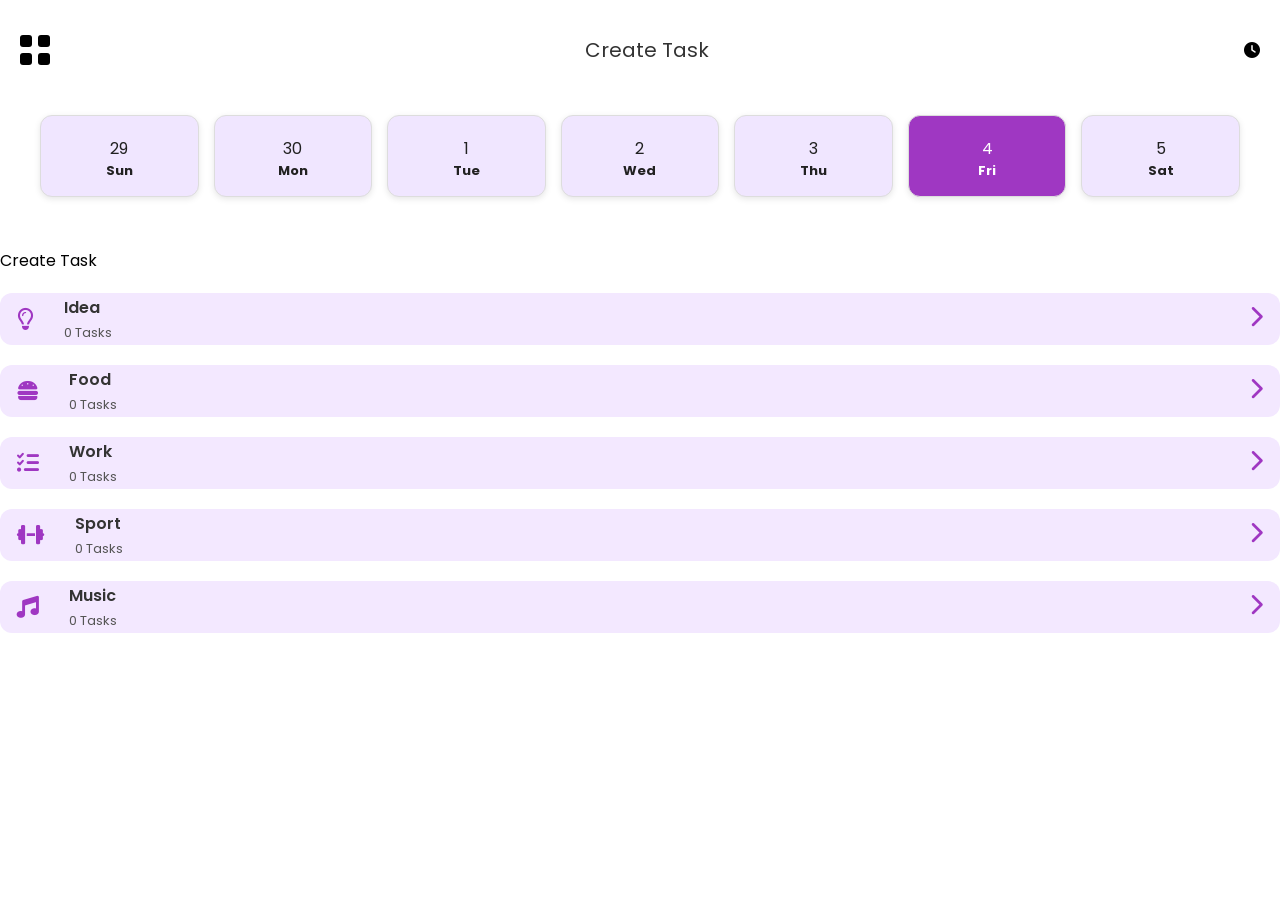
<file: create.html>
<!DOCTYPE html>
<html lang="en">
<head>
  <meta charset="utf-8">
  <meta name="viewport" content="width=device-width, initial-scale=1.0">
  <title>Create Task</title>
  <link rel="stylesheet" href="https://cdnjs.cloudflare.com/ajax/libs/font-awesome/6.5.0/css/all.min.css">
  <link href="https://fonts.googleapis.com/css2?family=Poppins:wght@600&family=Montserrat:wght@600&family=Roboto:wght@700&family=Lato:wght@700&family=Open+Sans:wght@700&display=swap" rel="stylesheet">

  <link rel="stylesheet" href="create.css">
</head>
<body>
   <header>
      <div class="top-bar">
        <div class="grid-icon">
          <span></span><span></span>
          <span></span><span></span>
        </div>
        <p id="create">Create Task</p>
        <i class="fa-solid fa-clock"></i>
      </div>


      <div class="container">
    <!-- ===== Week Cards ===== -->
    <div class="week-container" id="week"></div>
  </div>   
      </div>
    </header>
      <div class="cr-task"><p>Create Task</p></div>
      <div class="activity-container">
<div class="activity-card">
  <i class="fa-regular fa-lightbulb"></i>
  <div class="activity-info">
    <h3>Idea</h3>
    <p class="idea-count">0 Tasks</p>
  </div>
  <a href="createTask.html?category=Idea">
    <i class="fa-solid fa-chevron-right arrow"></i>
  </a>
</div>

<div class="activity-card">
  <i class="fa-solid fa-burger"></i>
  <div class="activity-info">
    <h3>Food</h3>
    <p class="food-count">0 Tasks</p>
  </div>
  <a href="createTask.html?category=Food">
    <i class="fa-solid fa-chevron-right arrow"></i>
  </a>
</div>

<div class="activity-card">
  <i class="fa-solid fa-list-check"></i>
  <div class="activity-info">
    <h3>Work</h3>
    <p class="work-count">0 Tasks</p>
  </div>
  <a href="createTask.html?category=Work">
    <i class="fa-solid fa-chevron-right arrow"></i>
  </a>
</div>

<div class="activity-card">
  <i class="fa-solid fa-dumbbell"></i>
  <div class="activity-info">
    <h3>Sport</h3>
    <p class="sport-count">0 Tasks</p>
  </div>
  <a href="createTask.html?category=Sport">
    <i class="fa-solid fa-chevron-right arrow"></i>
  </a>
</div>

<div class="activity-card">
  <i class="fa-solid fa-music"></i>
  <div class="activity-info">
    <h3>Music</h3>
    <p class="music-count">0 Tasks</p>
  </div>
  <a href="createTask.html?category=Music">
    <i class="fa-solid fa-chevron-right arrow"></i>
  </a>
</div>
</div>
<script src="create.js"></script></body>
</file>
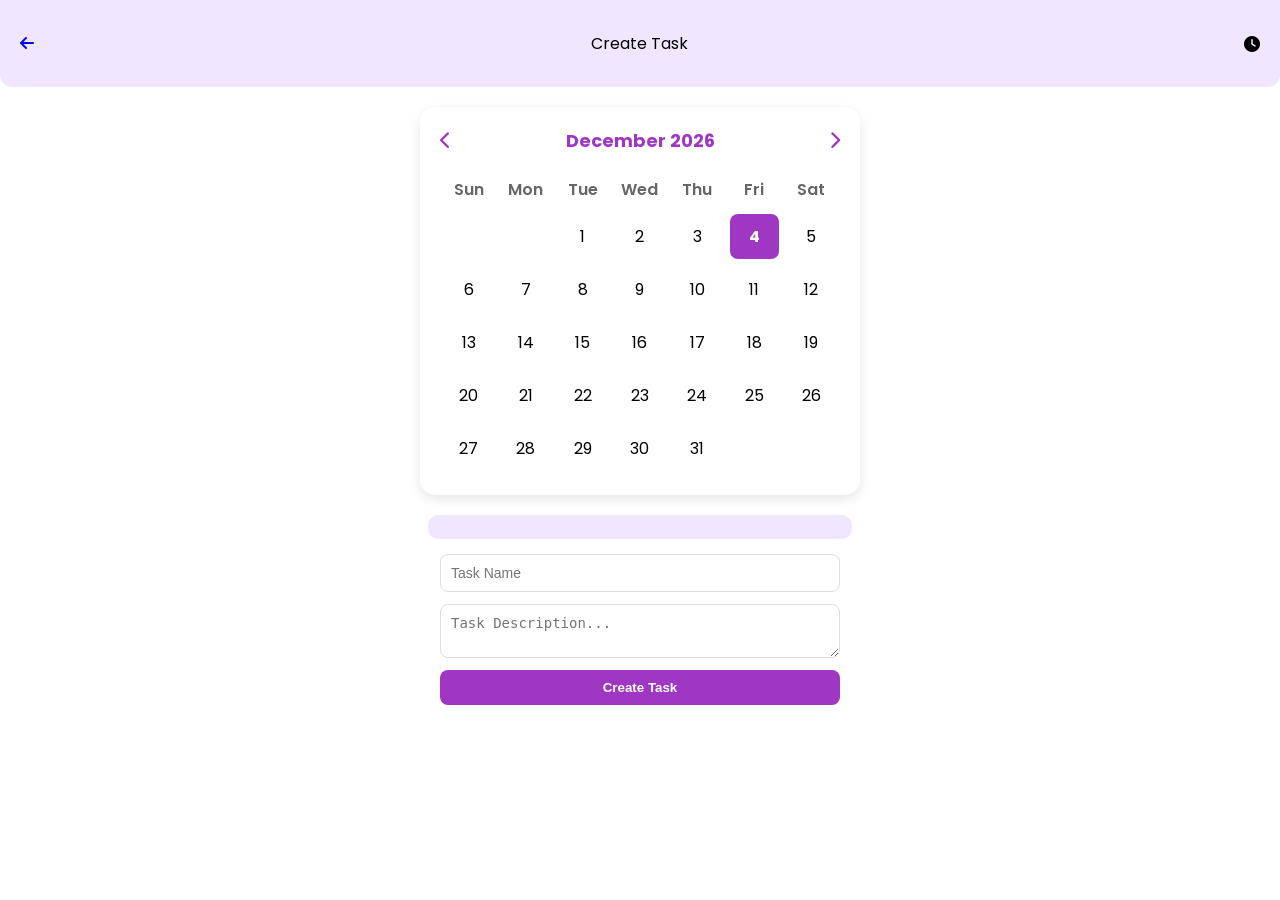
<file: createTask.html>
<!DOCTYPE html>
<html lang="en">
<head>
  <meta charset="utf-8">
  <meta name="viewport" content="width=device-width, initial-scale=1.0">
  <title>Create Task</title>
  <link rel="stylesheet" href="https://cdnjs.cloudflare.com/ajax/libs/font-awesome/6.5.0/css/all.min.css">
  <link href="https://fonts.googleapis.com/css2?family=Poppins:wght@600&display=swap" rel="stylesheet">
  <link rel="stylesheet" href="createTask.css">
</head>
<body>
  <header>
    <div class="top-bar">
      <!-- سهم رجوع -->
      <a href="create.html" class="back-arrow">
        <i class="fa-solid fa-arrow-left"></i>
      </a>

      <p id="create">Create Task</p>

      <i class="fa-solid fa-clock"></i>
    </div>
  </header>

  <div class="calendar">
    <div class="calendar-header">
      <i id="prevMonth" class="fa-solid fa-chevron-left"></i>
      <span id="monthName"></span>
      <i id="nextMonth" class="fa-solid fa-chevron-right"></i>
    </div>

    <div class="calendar-weekdays">
      <div>Sun</div><div>Mon</div><div>Tue</div>
      <div>Wed</div><div>Thu</div><div>Fri</div><div>Sat</div>
    </div>

    <div class="calendar-days"></div>
  </div>

  <div id="selectedCategory" class="selected-category"></div>

  <div class="task-form">
    <input type="text" id="taskName" placeholder="Task Name" />
    <textarea id="taskDesc" placeholder="Task Description..."></textarea>
    <button id="createTaskBtn">Create Task</button>
  </div>

  <script src="createTask.js"></script>
</body>
</html>
</file>
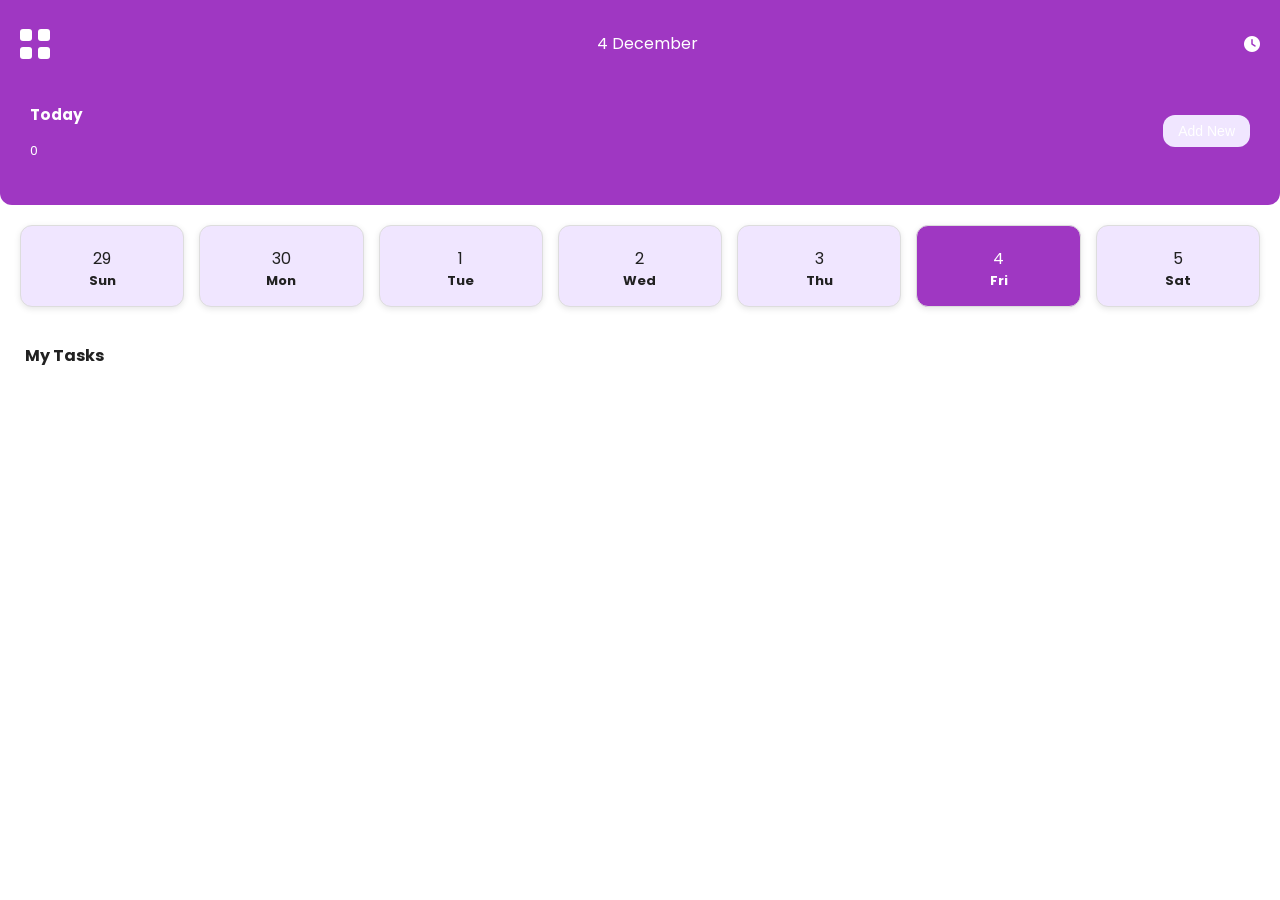
<file: dashboard.html>
<!DOCTYPE html>
<html lang="en">
<head>
  <meta charset="UTF-8">
  <meta name="viewport" content="width=device-width, initial-scale=1.0">
  <title>Dashboard</title>
  <link rel="stylesheet" href="dashboard.css">
  <link rel="stylesheet" href="https://cdnjs.cloudflare.com/ajax/libs/font-awesome/6.5.0/css/all.min.css">
    <link href="https://fonts.googleapis.com/css2?family=Poppins:wght@600&family=Montserrat:wght@600&family=Roboto:wght@700&family=Lato:wght@700&family=Open+Sans:wght@700&display=swap" rel="stylesheet">

</head>
<body>
  <div class="dashboard">
    <!-- ===== Header (Menu bar) ===== -->
    <header>
      <div class="top-bar">
        <div class="grid-icon">
          <span></span><span></span>
          <span></span><span></span>
        </div>
        <p id="date"></p>
        <i class="fa-solid fa-clock"></i>
      </div>

      <div class="bottom-bar">
        <div class="today-section">
          <h3>Today</h3>
          <p id="taskCount">0</p>
        </div>
        <button id="addBtn">Add New</button>
      </div>
    </header>
  </div>

  <div class="container">
    <!-- ===== Week Cards ===== -->
    <div class="week-container" id="week"></div>
  </div>

  <div class="my-task"><p>My Tasks</p></div>

  <!-- ===== Form for adding tasks ===== -->
  <div class="task-form" id="taskForm" style="display:none;">
    <input type="text" id="taskTime" placeholder="time">
        <input type="text" id="taskDept" placeholder="category">

    <input type="text" id="taskNote" placeholder="note">

    <div style="display:flex; gap:8px; justify-content:flex-end; margin-top:8px;">
      <button id="saveTask" type="button">Save</button>
      <button id="cancelTask" type="button">Cancel</button>
    </div>
  </div>
 <script src="dashboard.js"></script>
</body>
</html>
</file>
<file: create.css>
/*color app*/
:root {
  --primary: #9f37c2;
  --bg-light: #f0e6ff;
  --text-dark: #212121;
  --border-light: #DADCE0;
  --radius: 12px;
  --font-main: 'Poppins', sans-serif;
}


body, html {
  margin: 0;
  padding: 0;
  font-family: var(--font-main);
  background: white;
}

/* ===== Dashboard ===== */
.dashboard {
  display: block;
}

/* ===== Header (Menu Bar) ===== */
header {
  background-color: white;
  color: black;
  padding: 15px 20px;
  border-radius: 0 0 var(--radius) var(--radius);
  -webkit-border-radius: 0 0 var(--radius) var(--radius);
  -moz-border-radius: 0 0 var(--radius) var(--radius);
  -ms-border-radius: 0 0 var(--radius) var(--radius);
  -o-border-radius: 0 0 var(--radius) var(--radius);
  font-family: var(--font-main);
}

.top-bar,
.bottom-bar {
  display: flex;
  justify-content: space-between;
  align-items: center;
  margin-bottom: 10px;
}

/* ===== Grid Icon ===== */
.grid-icon {
  display: grid;
  grid-template-columns: repeat(2, 12px);
  gap: 6px;
  cursor: pointer;
}
.grid-icon span {
  width: 12px;
  height: 12px;
  background: black;
  border-radius: 3px;
  -webkit-border-radius: 3px;
  -moz-border-radius: 3px;
  -ms-border-radius: 3px;
  -o-border-radius: 3px;
}
#create {
  font-size: 20px; 
  color: #333;
}

.container {
  background-color:white;
  border-radius: 100px;
  -webkit-border-radius: 100px;
  -moz-border-radius: 100px;
  -ms-border-radius: 100px;
  -o-border-radius: 100px;
}

/* ===== Week Container ===== */
.week-container {
  display: grid;
  grid-template-columns: repeat(7, 1fr);
  gap: 15px;
  padding: 20px;
}
.day-card {
  background: var(--bg-light);
  border: 1px solid #ddd;
  border-radius: var(--radius);
  padding: 15px;
  text-align: center;
  box-shadow: 0 2px 6px rgba(0,0,0,0.1);
  -webkit-border-radius: var(--radius);
  -moz-border-radius: var(--radius);
  -ms-border-radius: var(--radius);
  -o-border-radius: var(--radius);
}

.day-card h3 {
  margin: 0;
  font-size: 13px;
  color: var(--text-dark);
}

.day-card p {
  margin: 5px 0 0;
  font-size: 16px;
  color: var(--text-dark);
}

/* ===== Highlight Today ===== */
.day-card.today {
  background-color: var(--primary);
}

.day-card.today h3,
.day-card.today p {
  color: #fff !important;
}
.activity-card {
  display: flex;
  align-items: center;
  justify-content: space-between;
  background: #f3e8ff;
  /*بنفسجيفاتحزيالصورة*/border-radius: 12px;
  padding: 2px;
  margin: 20px 0;
  cursor: pointer;
  transition:  0.3s;
  
}

.activity-card:hover {
  background: #e9d5ff; 
}

.activity-card i {
  font-size: 22px;
  color: var(--primary); 
  margin-left: 15px;
}

.activity-info {
  flex-grow: 1;
  margin-left: 30px;
}

.activity-info h3 {
  margin: 0;
  font-size: 16px;
  font-weight: 600;
  color: #333;
}

.activity-info p {
  margin: 3px 0 0;
  font-size: 13px;
  color: #555;
}

.arrow {
  font-size: 18px;
  color:var(--primary);
  margin-right: 15px;
}
.activities-container {
  position: relative; 
}

.add-floating {
  position: absolute;
  bottom: -20px;
  right:  15px;
  width: 50px;
  height: 50px;
  border-radius: 30%;
  border: none;
  background:var(--primary);
  color: #fff;
  font-size: 20px;
  display: flex;
  justify-content: center;
  align-items: center;
  cursor: pointer;
  box-shadow: 0 4px 8px rgba(0,0,0,0.2);
  transition: 0.3s;
  -webkit-border-radius: 30%;
  -moz-border-radius: 30%;
  -ms-border-radius: 30%;
  -o-border-radius: 30%;
}

.add-floating:hover {
  background: var(--primary);
}
.todo-container {
  display: flex;
  flex-direction: column;
  gap: 10px;
}
</file>
<file: createTask.css>
:root {
  --primary: #9f37c2;
  --bg-light: #f0e6ff;
  --text-dark: #212121;
  --border-light: #DADCE0;
  --radius: 12px;
  --font-main: 'Poppins', sans-serif;
}

body, html {
  margin: 0;
  padding: 0;
  font-family: var(--font-main);
  background: white;
}

/* ===== Header ===== */
header {
  background-color: var(--bg-light);
  color: black;
  padding: 15px 20px;
  border-radius: 0 0 var(--radius) var(--radius);
  font-family: var(--font-main);
}

.top-bar {
  display: flex;
  justify-content: space-between;
  align-items: center;
}

/* ===== Calendar ===== */
.calendar {
  width: 90%;
  max-width: 400px;
  margin: 20px auto;
  background: #fff;
  border-radius: 15px;
  box-shadow: 0 4px 12px rgba(0,0,0,0.1);
  padding: 20px;
}

.calendar-header {
  display: flex;
  justify-content: space-between;
  align-items: center;
  font-weight: bold;
  font-size: 18px;
  color: var(--primary);
  margin-bottom: 15px;
}

.calendar-header i {
  cursor: pointer;
}

.calendar-weekdays,
.calendar-days {
  display: grid;
  grid-template-columns: repeat(7, 1fr);
  text-align: center;
}

.calendar-weekdays div {
  font-weight: 600;
  color: #666;
  padding: 8px 0;
}

.calendar-days div {
  padding: 10px 0;
  margin: 4px;
  border-radius: 8px;
  cursor: pointer;
}

.calendar-days div:hover {
  background: var(--bg-light);
  color: var(--primary);
  font-weight: bold;
}

.calendar-days .today {
  background: var(--primary);
  color: #fff;
  font-weight: bold;
}

/* ===== Selected Category ===== */
.selected-category {
  display: flex;
  align-items: center;
  justify-content: center;
  margin: 15px auto;
  background: var(--bg-light);
  padding: 12px;
  border-radius: 10px;
  font-size: 18px;
  font-weight: bold;
  color: var(--primary);
  width: 90%;
  max-width: 400px;
  gap: 10px;
}

.selected-category i {
  font-size: 20px;
}

/* ===== Task Form ===== */
.task-form {
  width: 90%;
  max-width: 400px;
  margin: 15px auto;
  display: flex;
  flex-direction: column;
  gap: 12px;
}

.task-form input,
.task-form textarea {
  padding: 10px;
  border: 1px solid #ddd;
  border-radius: 8px;
  font-size: 14px;
}

.task-form button {
  padding: 10px;
  background: var(--primary);
  color: white;
  border: none;
  border-radius: 8px;
  cursor: pointer;
  font-weight: bold;
}

.task-form button:hover {
  background: #7c28a2;
}
@media (max-width: 600px) {
  body {
    font-size: 16px;
    padding: 10px;
  }
  .todo-container {
    width: 100%;
    padding: 5px;
  }
  input, button {
    width: 100%;
    margin-bottom: 5px;
  }
}
.todo-container {
  display: flex;
  flex-direction: column;
  gap: 10px;
}
</file>
<file: dashboard.css>
:root {
  --primary: #9f37c2;
  --bg-light: #f0e6ff;
  --text-dark: #212121;
  --border-light: #DADCE0;
  --radius: 12px;
  --font-main: 'Poppins', sans-serif;
}

body, html {
  margin: 0;
  padding: 0;
  font-family: var(--font-main);
  background: white;
}

/* ===== Dashboard ===== */
.dashboard {
  display: block;
}

/* ===== Header (Menu Bar) ===== */
header {
  background-color: var(--primary);
  color: white;
  padding: 15px 20px;
  border-radius: 0 0 var(--radius) var(--radius);
  -webkit-border-radius: 0 0 var(--radius) var(--radius);
  -moz-border-radius: 0 0 var(--radius) var(--radius);
  -ms-border-radius: 0 0 var(--radius) var(--radius);
  -o-border-radius: 0 0 var(--radius) var(--radius);
}

.top-bar,
.bottom-bar {
  display: flex;
  justify-content: space-between;
  align-items: center;
  margin-bottom: 10px;
}

/* ===== Grid Icon ===== */
.grid-icon {
  display: grid;
  grid-template-columns: repeat(2, 12px);
  gap: 6px;
  cursor: pointer;
}
.grid-icon span {
  width: 12px;
  height: 12px;
  background: white;
  border-radius: 3px;
}

/* ===== Input ===== */
.bottom-bar  {
  border-radius: 8px;
  border:none;
  padding: 6px 10px;
  color: white;
  outline: none;
  font-size: 14px;
}

.bottom-bar  {
  color: white;
  font-size: 13px;
}

.container {
  background-color: white;
  border-radius: 100px;
  -webkit-border-radius: 100px;
  -moz-border-radius: 100px;
  -ms-border-radius: 100px;
  -o-border-radius: 100px;
}

/* ===== Week Container ===== */
.week-container {
  display: grid;
  grid-template-columns: repeat(7, 1fr);
  gap: 15px;
  padding: 20px;
}

/* ===== Day Card ===== */
.day-card {
  background: var(--bg-light);
  border: 1px solid #ddd;
  border-radius: var(--radius);
  padding: 15px;
  text-align: center;
  box-shadow: 0 2px 6px rgba(0,0,0,0.1);
  -webkit-border-radius: var(--radius);
  -moz-border-radius: var(--radius);
  -ms-border-radius: var(--radius);
  -o-border-radius: var(--radius);
}

.day-card h3 {
  margin: 0;
  font-size: 13px;
  color: var(--text-dark);
}

.day-card p {
  margin: 5px 0 0;
  font-size: 16px;
  color: var(--text-dark);
}

/* ===== Highlight Today ===== */
.day-card.today {
  background-color: var(--primary);
}

.day-card.today h3,
.day-card.today p {
  color: #fff !important;
}

/* ===== My Task Title ===== */
.my-task {
  color: #212121;
  font-weight: bold;
  font-family: var(--font-main);
  margin-left: 25px;
}

/* ===== Add Button ===== */
#addBtn {
  background-color: var(--bg-light);
  color: white;
  border: none;
  border-radius: var(--radius);
  padding: 8px 15px;
  cursor: pointer;
  font-size: 14px;
  transition: 0.3s;
  -webkit-border-radius: var(--radius);
  -moz-border-radius: var(--radius);
  -ms-border-radius: var(--radius);
  -o-border-radius: var(--radius);
  -webkit-transition: 0.3s;
  -moz-transition: 0.3s;
  -ms-transition: 0.3s;
  -o-transition: 0.3s;
}

#addBtn:hover {
  background: white;
  color: var(--primary);
}

/* ===== Tasks Container ===== */
.tasks-container {
  margin: 30px auto;
  width: 90%;
  display: flex;
  flex-direction: column;
  gap: 20px;
  background: #fff;
border-radius: 25px;
 padding: 30px 25px;
  box-shadow: 0 8px 20px rgba(0, 0, 0, 0.08);
   
}

/* ===== Individual Task ===== */
.task {
  display: flex;
  justify-content: space-between;
  align-items: center;
  gap: 15px;
  background: var(--bg-light);
  padding: 15px 20px;
  border-radius: 15px;
  box-shadow: 0 2px 8px rgba(0,0,0,0.05);
  transition: 0.3s;
  -webkit-transition: 0.3s;
  -moz-transition: 0.3s;
  -ms-transition: 0.3s;
  -o-transition: 0.3s;
}

.task-item:hover {
  background: var(--primary);
 color:white;
  transform: translateY(-2px);
  box-shadow: 0 4px 12px rgba(0,0,0,0.2);
  -webkit-transform: translateY(-2px);
  -moz-transform: translateY(-2px);
  -ms-transform: translateY(-2px);
  -o-transform: translateY(-2px);
}


.task-check {
  margin-top: 5px;
  transform: scale(1.2);
  cursor: pointer;
  -webkit-transform: scale(1.2);
  -moz-transform: scale(1.2);
  -ms-transform: scale(1.2);
  -o-transform: scale(1.2);
}

.task.done {
  background: var(--primary);
  text-decoration: line-through;
  opacity: 0.7;
}

.task-item {
  display: flex;
  justify-content: space-between;
 align-items: flex-start;
  padding: 10px;
  margin: 8px 0;
  background: #fff;
  border-radius: 8px;
  box-shadow: 0 2px 6px rgba(0,0,0,0.1);
  -webkit-border-radius: 8px;
  -moz-border-radius: 8px;
  -ms-border-radius: 8px;
  -o-border-radius: 8px;
}

.task-content {
  display: flex;
  flex-direction: column;
  gap: 4px;
}

.task-main {
  display: flex;
  gap: 12px; 
  font-weight: 600;
  color: #333;
}

.task-note {
  font-size: 14px;
  color: #777;
}

.task-check {
  width: 18px;
  height: 18px;
  margin-left: 12px;
  accent-color: #9f37c2;
}
.task-item {
  display: flex;
  justify-content: space-between;
 align-items: center;
  padding: 12px;
  margin: 10px 0;
  background: var(--bg-light);
  border-radius: 10px;
  box-shadow: 0 2px 6px rgba(0,0,0,0.1);
  -webkit-border-radius: 10px;
  -moz-border-radius: 10px;
  -ms-border-radius: 10px;
  -o-border-radius: 10px;
}

.task-main {
  display: flex;
  align-items: flex-start; 
  gap: 150px;
}

.task-left {
  text-align: left;
}

.task-time {
  font-weight: 500;
  color: #444;
}

.task-center {
  text-align: center;
  flex-direction: column;
}

.task-dept {
  font-weight: 600;
  color: #222;
  display: block;
}

.task-note {
  font-size: 14px;
  color: #777;
  margin-top: 4px;
}
@media (max-width: 600px) {
  body {
    font-size: 16px;
    padding: 10px;
  }
  .todo-container {
    width: 100%;
    padding: 5px;
  }
  input, button {
    width: 100%;
    margin-bottom: 5px;
  }
}
.todo-container {
  display: flex;
  flex-direction: column;
  gap: 10px;
}
</file>
